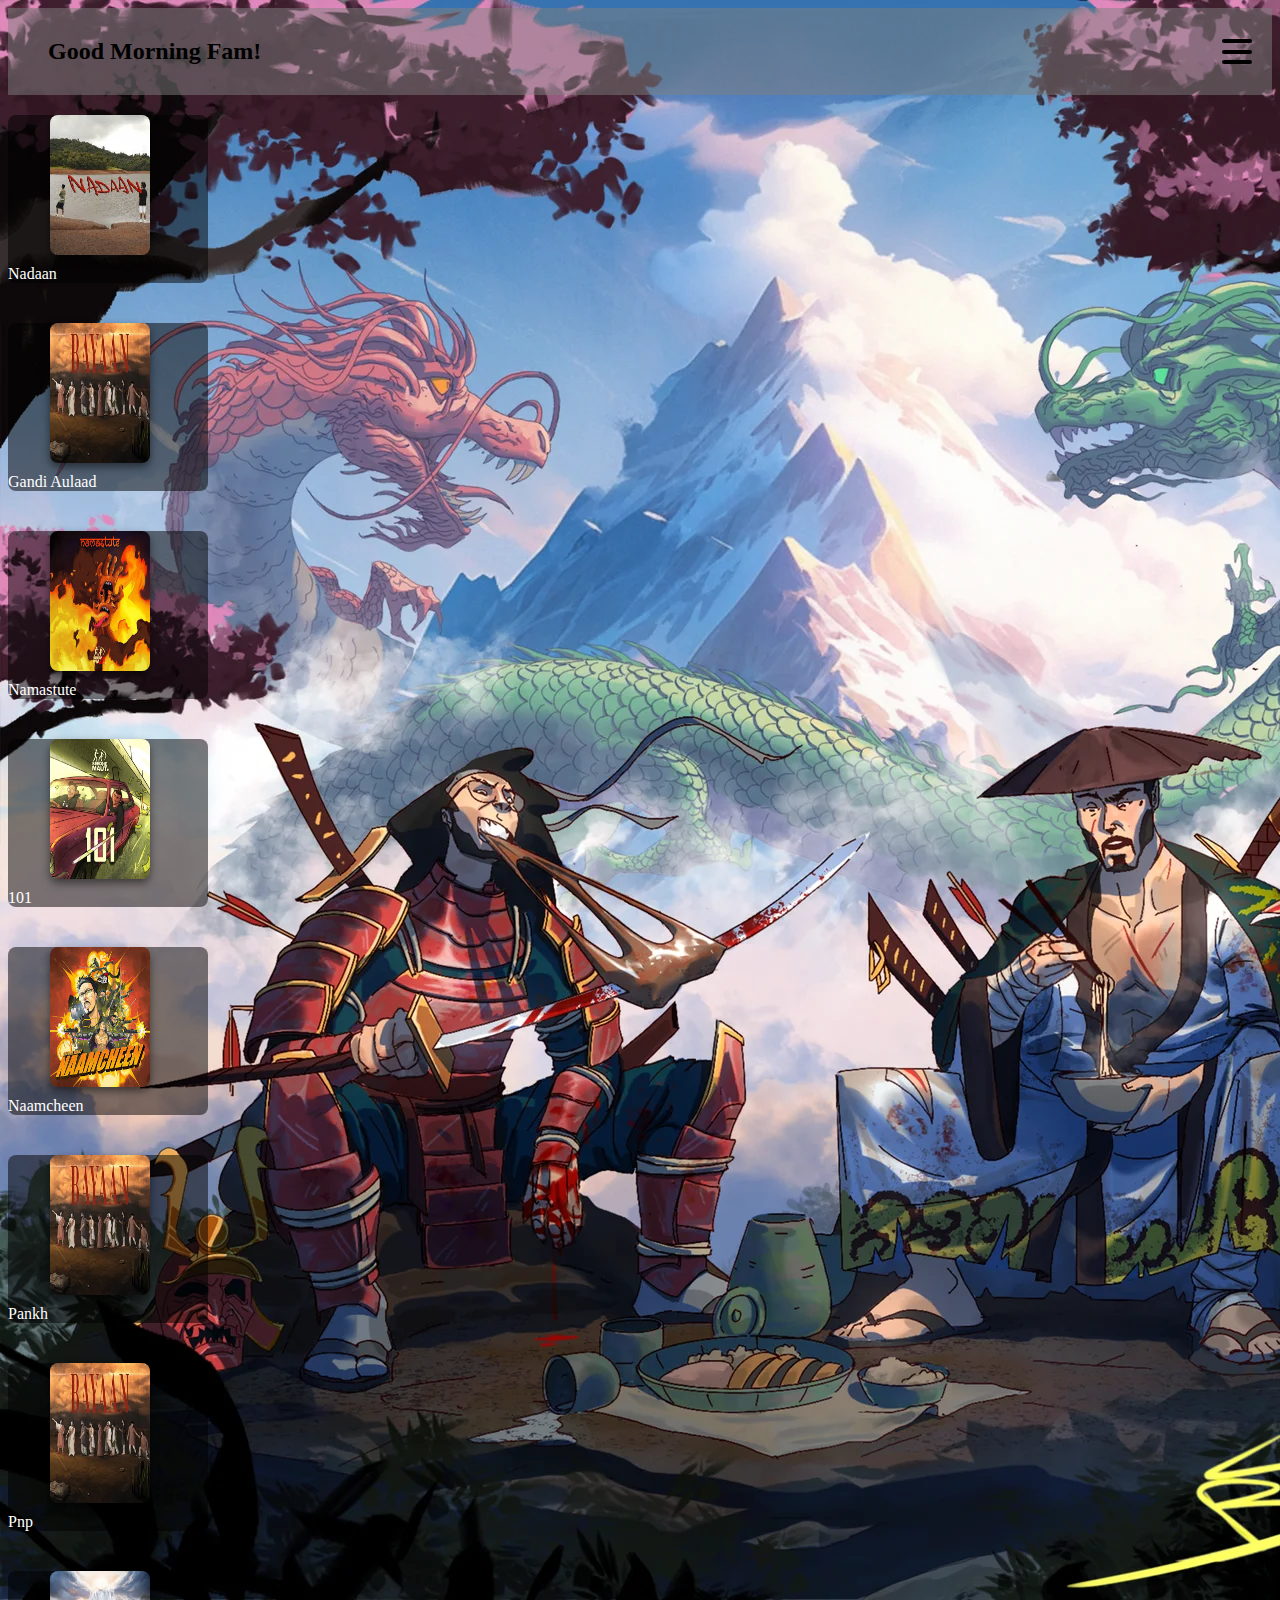
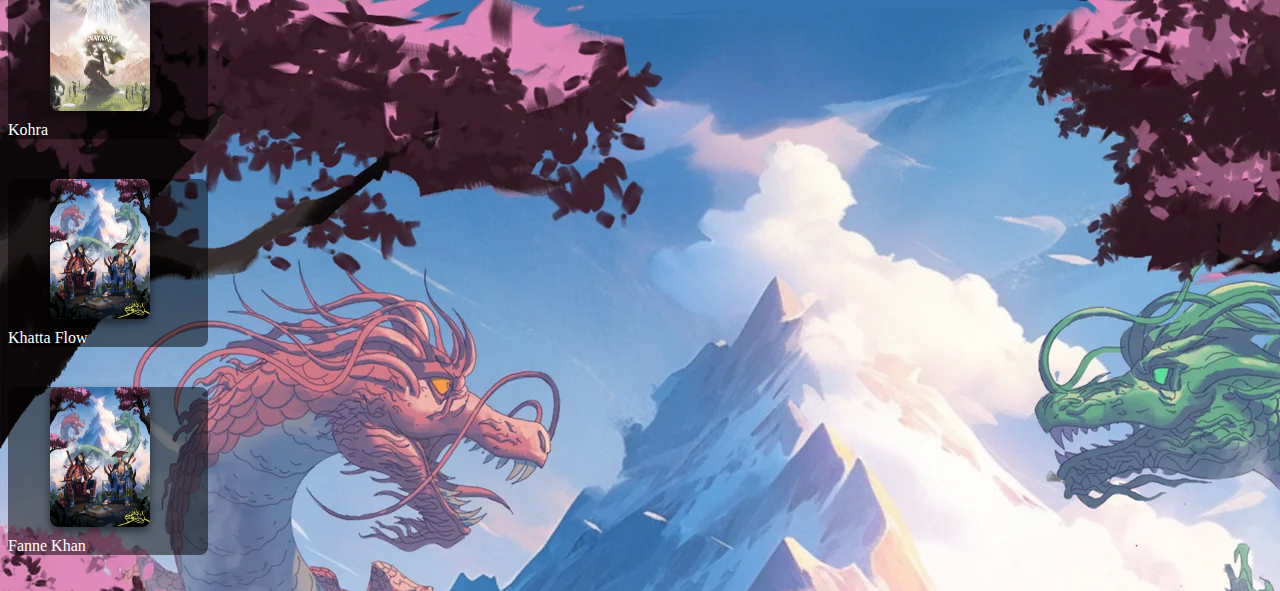
<file: 2nd project/index.html>
<!DOCTYPE html>
<html lang="en">
<head>
    <meta charset="UTF-8">
    <meta name="viewport" content="width=device-width, initial-scale=1.0">
    <title>Cl0ud's Collection</title>
    <link rel="stylesheet" href="style.css">
    <style>
        
    </style>
</head>
<header>
     <div class="greeting" id="greeting"></div>
      <div class="hamburger" id="hamburger">
        <div class="bar"></div>
        <div class="bar"></div>
        <div class="bar"></div>
    </div>
    <nav class="nav-menu" id="nav-menu">
        <ul>
            <li><a href="Np.html" target="_blank">Home</a></li>
            <li><a href="LOGIN.html" target="_blank">Login</a></li>
            <li><a href="ABOUT.html" target="_blank">About</a></li>
            <li><a href="mailto:badal_249171@saitm.ac.in" target="_blank">Contact</a></li>
        </ul>
    </nav>
  
</header>
<body>
    <div class="div1">
    <ul class="track-list">
       <a href="https://soundcloud.com/azadirecords/seedhe-maut-nadaan-mixtape?utm_source=clipboard&utm_medium=text&utm_campaign=social_sharing" target="_blank"> <li>
            <img src="Nadaan.jpeg" alt="Nadaan" width="100px" class="cov">
            Nadaan
        </li></a>
       <a href="https://soundcloud.com/azadirecords/9-gandi-aulaad?utm_source=clipboard&utm_medium=text&utm_campaign=social_sharing" target="_blank"> <li>
            <img src="BAyaan.jpeg" alt="Gandi Aulaad" width="100px" class="cov">
            Gandi Aulaad
        </li></a>
       <a href="https://soundcloud.com/azadirecords/namastute-seedhe-maut?utm_source=clipboard&utm_medium=text&utm_campaign=social_sharing" target="_blank"> <li>
            <img src="Namastute.jpeg" alt="Namastute" width="100px" class="cov">
            Namastute
        </li></a>
       <a href="https://soundcloud.com/azadirecords/101-seedhe-maut?utm_source=clipboard&utm_medium=text&utm_campaign=social_sharing" target="_blank"> <li>
            <img src="101 sm.jpg" alt="101" width="100px" class="cov">
            101
        </li></a>
       <a href="https://soundcloud.com/azadirecords/seedhe-maut-namcheen-mixtape?in=azadirecords/sets/mixtape&utm_source=clipboard&utm_medium=text&utm_campaign=social_sharing" target="_blank"> <li>
            <img src="Naamcheen.jpeg" alt="Naamcheen" width="100px" class="cov">
            Naamcheen
        </li></a>
       <a href="https://soundcloud.com/azadirecords/09-pankh?utm_source=clipboard&utm_medium=text&utm_campaign=social_sharing" target="_blank"> <li>
            <img src="BAyaan.jpeg" alt="Pankh" width="100px" class="cov">
            Pankh
            
        </li></a>
       <a href="https://soundcloud.com/azadirecords/08-pnp?in=azadirecords/sets/bayaan-seedhe-maut-azadi-records-azr010&utm_source=clipboard&utm_medium=text&utm_campaign=social_sharing" target="_blank"> <li>
            <img src="BAyaan.jpeg" alt="Pnp" width="100px" class="cov">
            Pnp
        </li></a>
       <a href="https://soundcloud.com/azadirecords/11-kohra?utm_source=clipboard&utm_medium=text&utm_campaign=social_sharing" target="_blank"> <li>
            <img src="Nayaab.jpeg" alt="Kohra" width="100px" class="cov">
            Kohra
        </li></a>
       <a href="https://soundcloud.com/azadirecords/28-khatta-flow?utm_source=clipboard&utm_medium=text&utm_campaign=social_sharing" target="_blank"> <li>
            <img src="background.webp" alt="Khatta" width="100px" class="cov">
            Khatta Flow
        </li></a>
       <a href="https://soundcloud.com/azadirecords/08-fanne-khan?utm_source=clipboard&utm_medium=text&utm_campaign=social_sharing" target="_blank"> <li>
            <img src="background.webp" alt="Fanne Khan" width="100px" class="cov">
            Fanne Khan
        </li></a>
    </ul>
    </div>     

    <script src="script.js"></script>
</body>
</html>
</file>
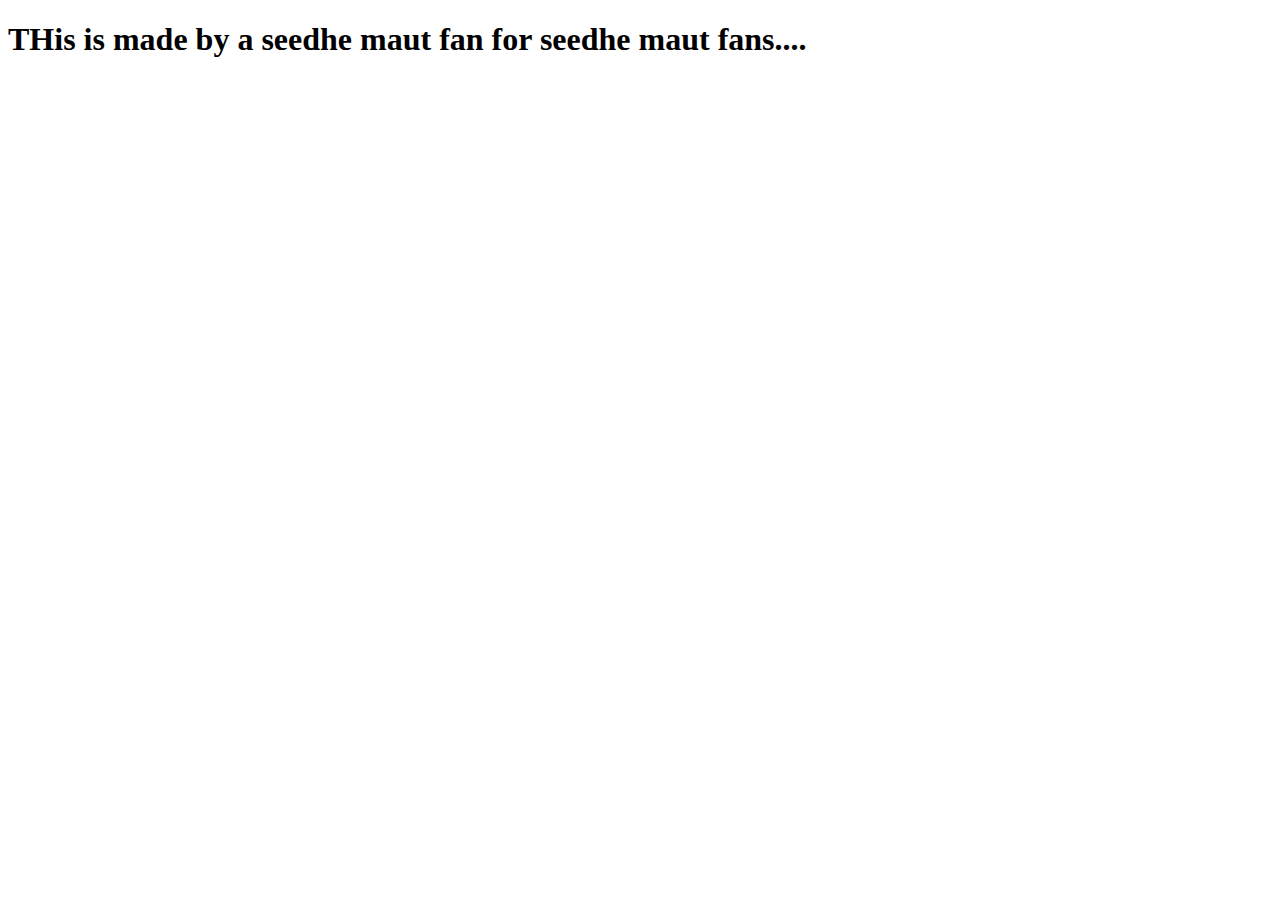
<file: 2nd project/ABOUT.html>
<!DOCTYPE html>
<html lang="en">
<head>
    <meta charset="UTF-8">
    <meta name="viewport" content="width=device-width, initial-scale=1.0">
    <title>About</title>
</head>
<body>
 <h1>    THis is made by a seedhe maut fan for seedhe maut fans....</h1>
</body>
</html>
</file>
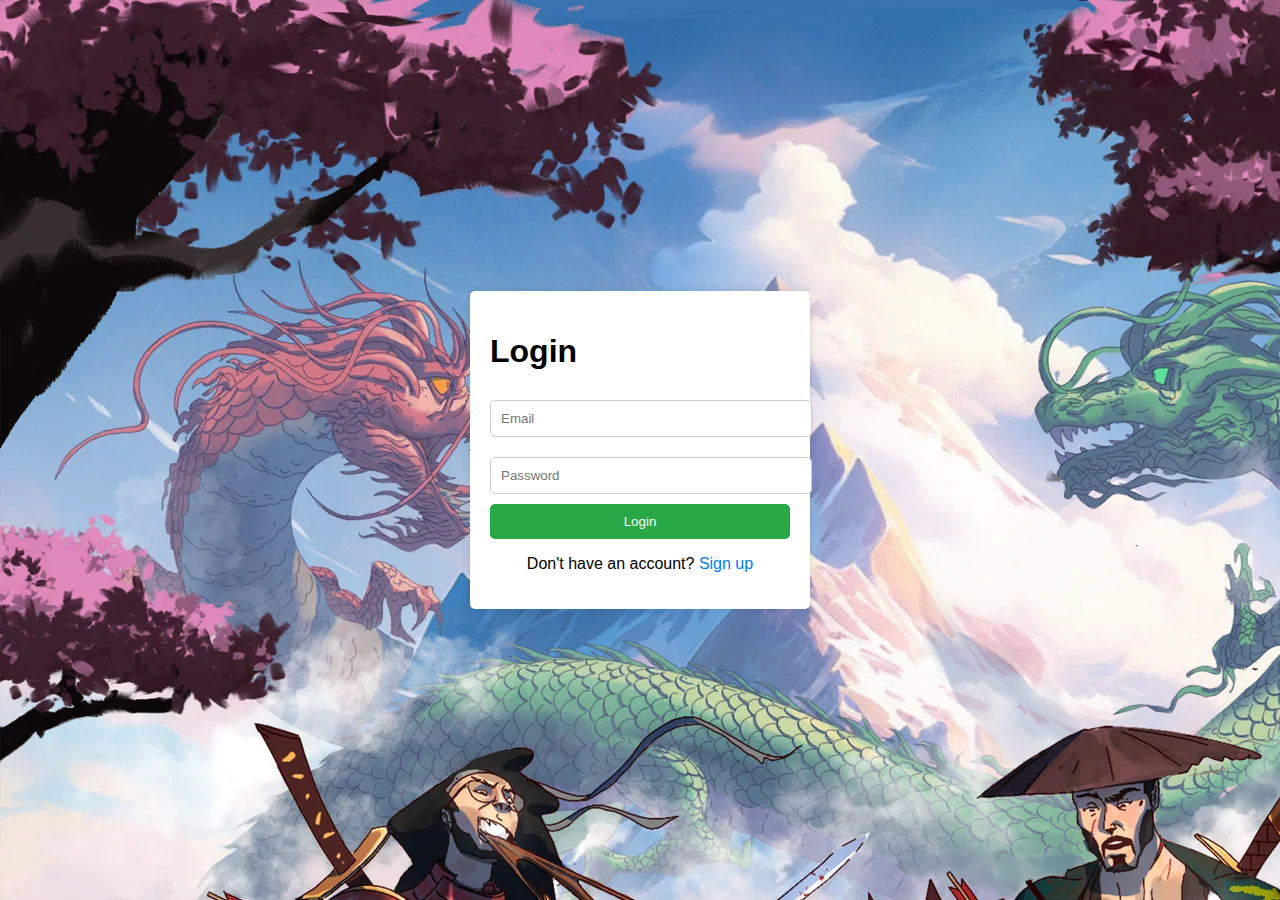
<file: 2nd project/LOGIN.html>
<!DOCTYPE html>
<html lang="en">
<head>
    <meta charset="UTF-8">
    <meta name="viewport" content="width=device-width, initial-scale=1.0">
    <title>Login & Signup</title>
    <style>
        body {
    font-family: Arial, sans-serif;
    background-color: rgba(128, 128, 128, 0.5);
    background-image: url(background.webp);
    
    display: flex;
    justify-content: center;
    align-items: center;
    height: 100vh;
    margin: 0;
}

.container {
    width: 300px;
    background: rgb(255, 255, 255);
    padding: 20px;
    border-radius: 5px;
    box-shadow: 0 0 10px rgba(0, 0, 0, 0.1);
}

.form-container {
    display: none;
}

.form-container.active {
    display: block; 
}

h1 {
    margin-bottom: 20px;
}

input {
    width: 100%;
    padding: 10px;
    margin: 10px 0;
    border: 1px solid #ccc;
    border-radius: 5px;
}

button {
    width: 100%;
    padding: 10px;
    background-color: #28a745;
    color: white;
    border: none;
    border-radius: 5px;
    cursor: pointer;
}

button:hover {
    background-color: #218838;
}

p {
    text-align: center;
}

span {
    color: #007bff;
    cursor: pointer;
}
    </style>
</head>
<body>
    <div class="container">
        <div class="form-container" id="login-container">
            <form id="login-form">
                <h1>Login</h1>
                <input type="email" placeholder="Email" required />
                <input type="password" placeholder="Password" required />
                <button type="submit">Login</button>
                <p>Don't have an account? <span id="switch-to-signup">Sign up</span></p>
            </form>
        </div>

        <div class="form-container" id="signup-container">
            <form id="signup-form">
                <h1>Sign Up</h1>
                <input type="text" placeholder="Username" required />
                <input type="email" placeholder="Email" required />
                <input type="password" placeholder="Password" required />
                <button type="submit">Sign Up</button>
                <p>Already have an account? <span id="switch-to-login">Login</span></p>
            </form>
        </div>
    </div>

    <script>
        document.addEventListener('DOMContentLoaded', function() {
    const loginContainer = document.getElementById('login-container');
    const signupContainer = document.getElementById('signup-container');
    const switchToSignup = document.getElementById('switch-to-signup');
    const switchToLogin = document.getElementById('switch-to-login');

    
    loginContainer.classList.add('active');

    switchToSignup.addEventListener('click', function() {
        loginContainer.classList.remove('active');
        signupContainer.classList.add('active');
    });

    switchToLogin.addEventListener('click', function() {
        signupContainer.classList.remove('active');
        loginContainer.classList.add('active');
    });

    
    document.getElementById('login-form').addEventListener('submit', function(event) {
        event.preventDefault();
        alert('Login submitted');
    });

    document.getElementById('signup-form').addEventListener('submit', function(event) {
        event.preventDefault();
        alert('Signup submitted');
    });
});
    </script>
</body>
</html>
</file>
<file: 2nd project/style.css>
.track-list img {
    display: block;
    size: 11%;
   
}
.track-list li {
    margin-bottom: 20px;
    color: #fff;
    background-color: rgba(0, 0, 0, 0.5);
    border-radius: 8px;
    
    align-items: center;
    justify-content: center;
}
ul{
    list-style: none;
    padding: 0;
    margin-top: 20px;
    display: grid;
    gap: 20px;
    max-width: 200px;
}
body{
    background-image: url(background.webp);
    background-position: cover;
    height: max-content;
    position : relative;
}
header{
    background-color: rgba(128,128,128, 0.5);
    position: relative;
    padding: 10px 20px;
    display: flex;
    align-items: center;
    justify-content: space-between;
}
.greeting {
    font-size: 1.5em;
    margin: 20px;
    text-align: center;
    font-weight: 800;
}
ul{
    list-style: none;
}
.cov {
    width: 100px;
    height: 140px;
    border-radius: 8px;
    margin-bottom: 10px;
    margin-left: 42px;
    box-shadow: 0px 4px 8px rgba(0, 0, 0, 0.5);
}
li:hover{
    background: rgba(95,95,95,0.5);
    color: black;
    transform: scale(1.05);
    transition: ease;
    border-radius: 8px;
}


.hamburger {
    display: flex;
    flex-direction: column;
    cursor: pointer;
    width: 30px;
    height: 25px;
    justify-content: space-between;
}
.bar {
    height: 4px;
    width: 100%;
    background-color: black;
    border-radius: 2px;
}


.nav-menu {
    position: absolute;
    top: 60px;
    right: 20px;
    background-color: rgba(128,128,128,0.9);
    border-radius: 8px;
    padding: 10px;
    display: none;
    min-width: 150px;
    box-shadow: 0 2px 10px rgba(0,0,0,0.3);
}
.nav-menu.active {
    display: flex;
    flex-direction: row;
}
.nav-menu ul {
    padding: 0;
    margin: 0;
}
.nav-menu ul li {
    margin: 10px 0;
}
.nav-menu ul li a {
    color: black;
    text-decoration: none;
    font-weight: bold;
}
.nav-menu ul li a:hover {
    color: white;
}
a{
    text-decoration: none;
}

@media (max-width: 600px) {
  body {
    font-size: 14px;
    padding: 10px;
  }

  .song-card {
    width: 90%;  
    padding: 10px;
  }

  h1 {
    font-size: 20px;
    text-align: center;
    }
}
}
</file>
